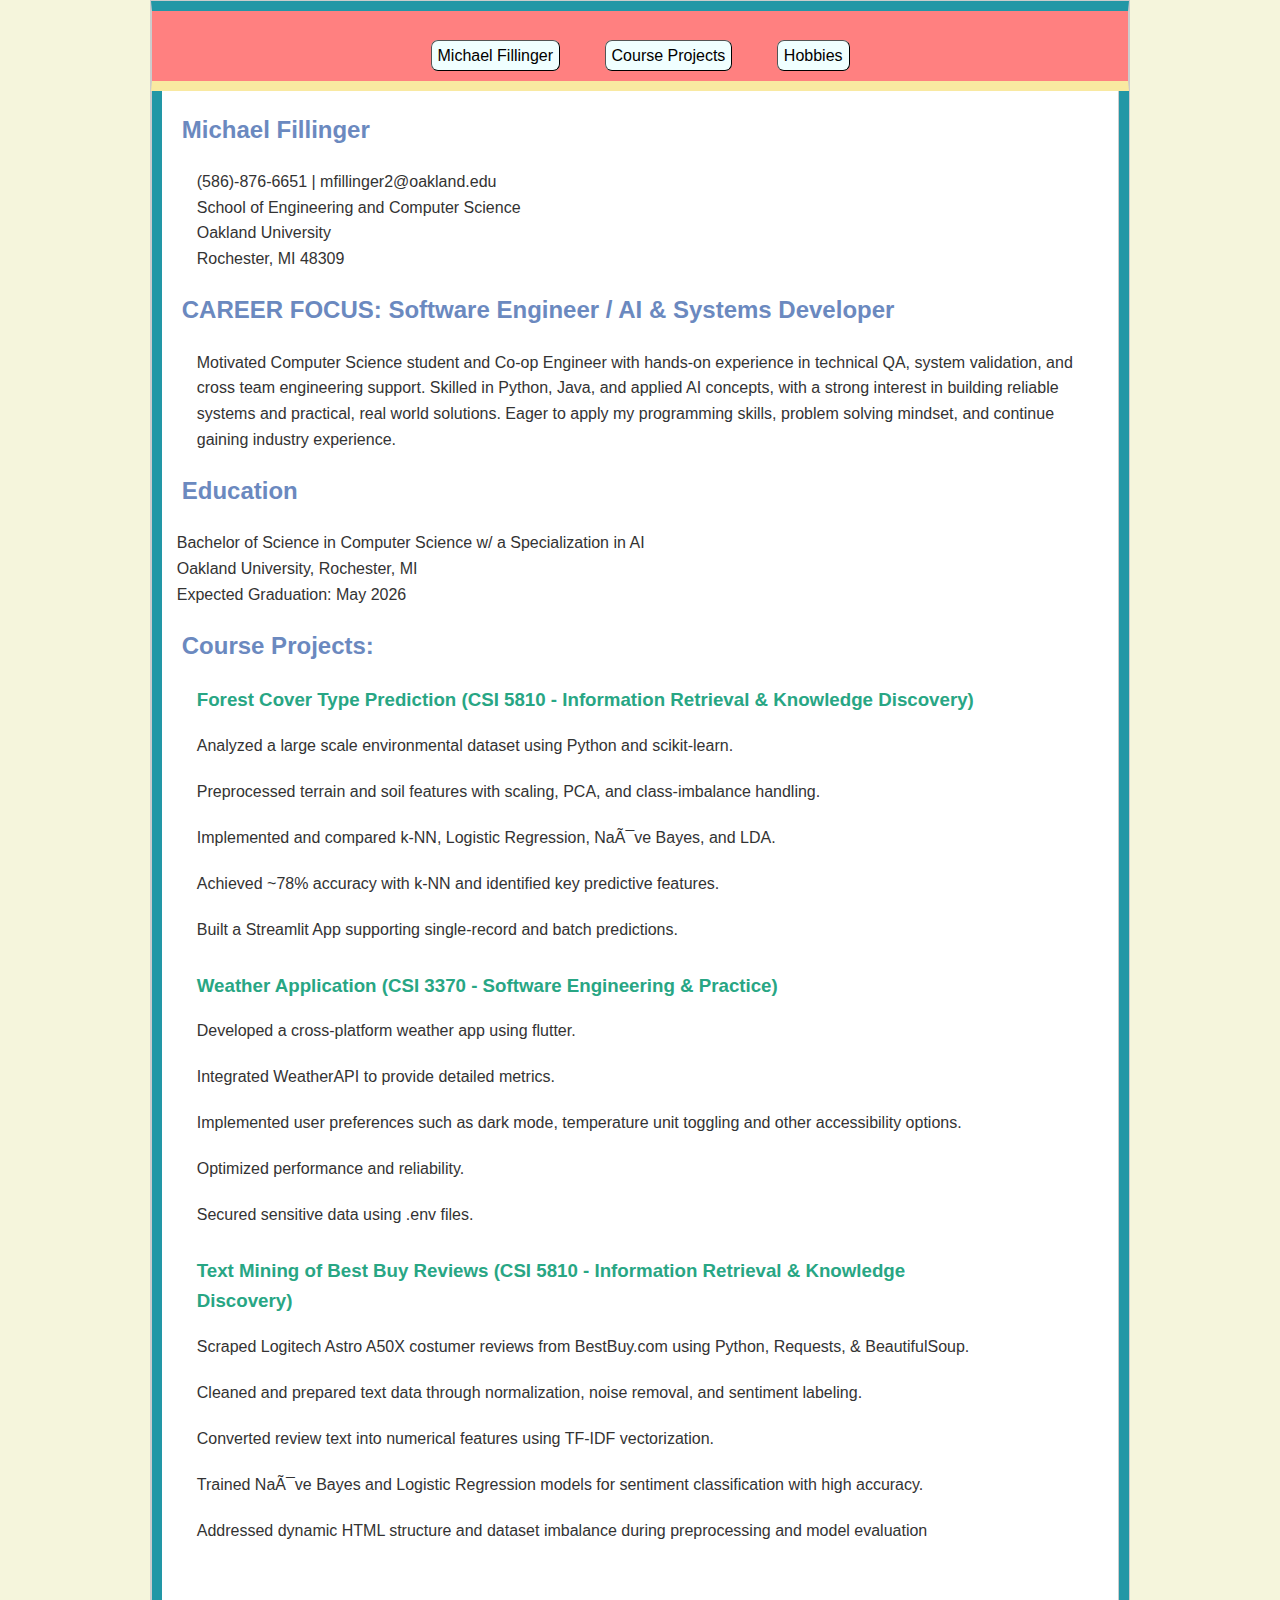
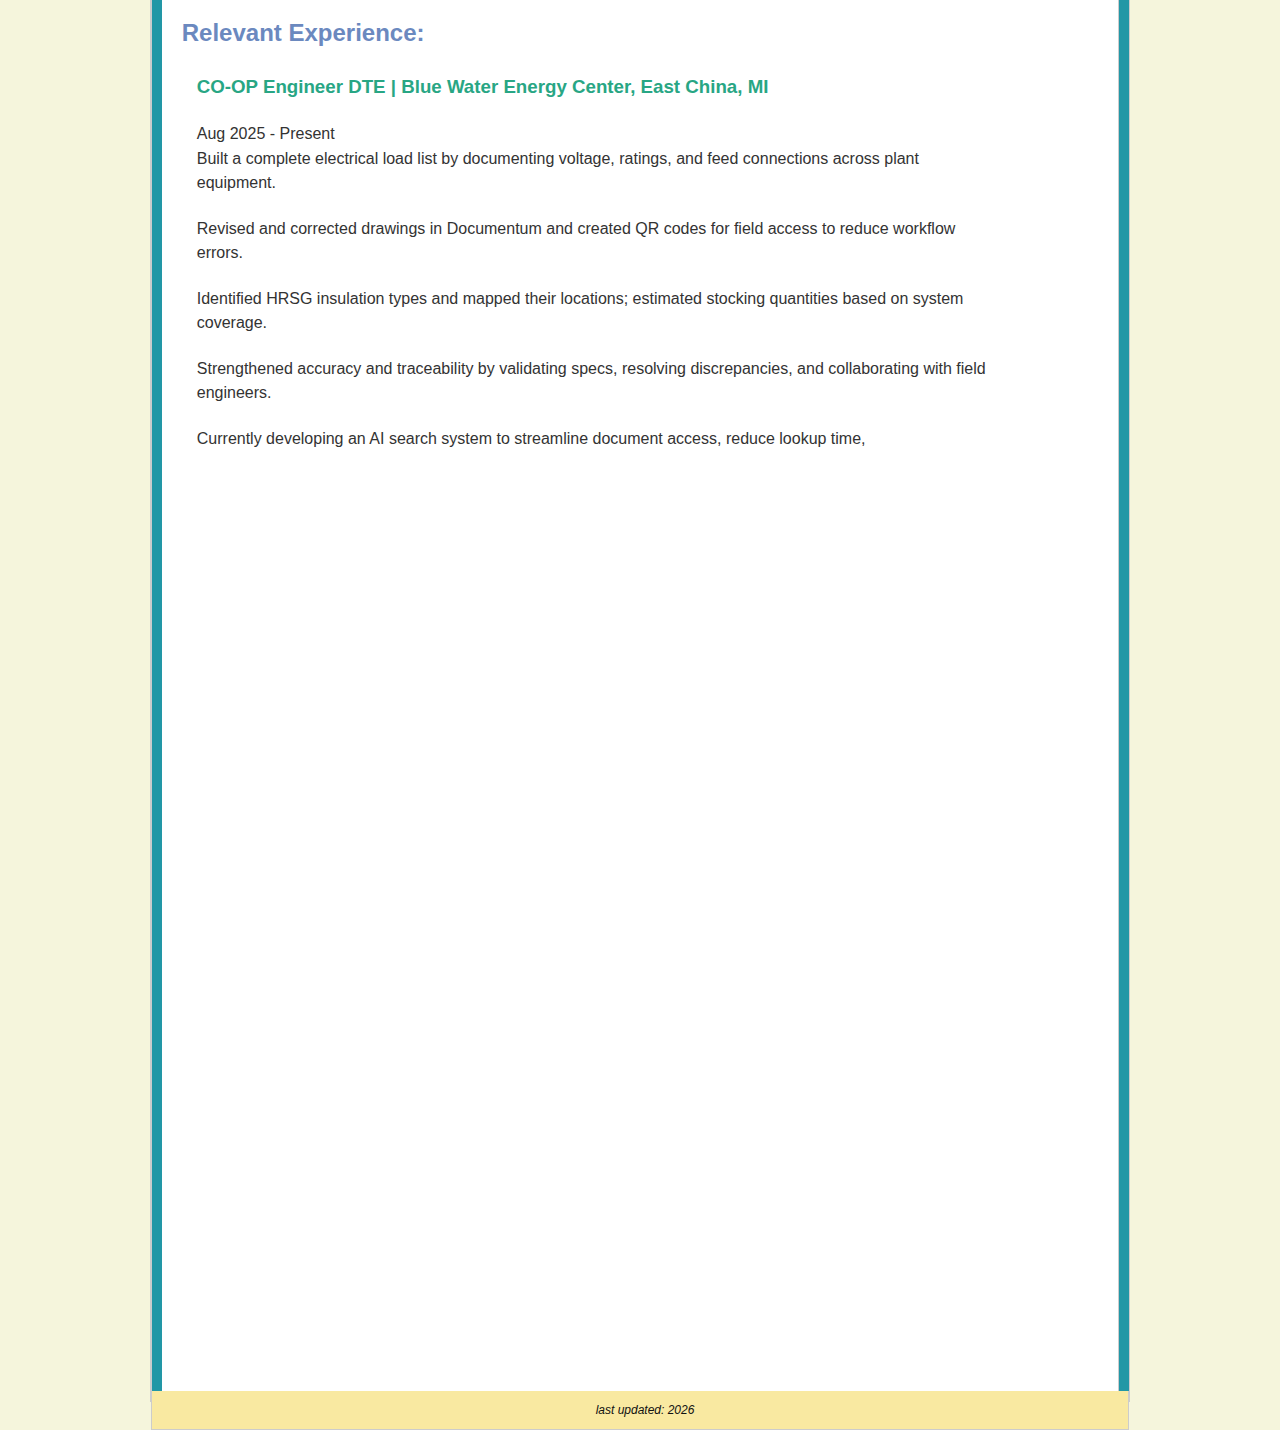
<file: index.html>
<!DOCTYPE html>
<!-- saved from url=(0034)https://people.emich.edu/hmohamme/ -->
<html>
<head>
    <meta http-equiv="Content-Type" content="text/html; charset=windows-1252">
    <meta charset="utf-8" />
    <title>Michael Fillinger</title>
    <link rel="stylesheet" href="style.css">
    <link rel="icon" href="./images/myIcon.ico">
</head>

<body data-gr-c-s-loaded="true" style="margin:0; padding:0;">
    <div id="wrapper">
        <div id="header">
            <a href="index.html" class="button">Michael Fillinger</a>
            <a href="Course%20Projects.html" class="button">Course Projects</a>
            <a href="hobbies.html" class="button">Hobbies</a>
        </div>
        <!--end of header div-->
        <div id="content">
            <div id="leftEdge"> &nbsp; </div>
            <div id="rightEdge"> &nbsp; </div>

            <div id="pageContent">
                <h2> Michael Fillinger</h2>
                <p> (586)-876-6651 | mfillinger2@oakland.edu <br>

                    School of Engineering and Computer Science<br>

                    Oakland University<br>
                    Rochester, MI 48309<br>


                </p>
                <h2> CAREER FOCUS: Software Engineer / AI & Systems Developer</h2>
                <p>Motivated Computer Science student and Co-op Engineer with hands-on experience in technical QA, system validation, and cross team engineering support. Skilled in Python, Java, and applied AI concepts, with a strong interest in building reliable systems and practical, real world solutions. Eager to apply my programming skills, problem solving mindset, and continue gaining industry experience.</p>
                <h2> Education</h2>
                Bachelor of Science in Computer Science w/ a Specialization in AI<br>
                Oakland University, Rochester, MI<br>
                Expected Graduation: May 2026



                <h2> Course Projects:</h2>
                <ul>
                    <h3>Forest Cover Type Prediction (CSI 5810 - Information Retrieval & Knowledge Discovery)</h3>
                    <li>Analyzed a large scale environmental dataset using Python and scikit-learn.</li>
                    <li>
                        Preprocessed terrain and soil features with scaling, PCA, and class-imbalance handling.</li>
                    <li>
                        Implemented and compared k-NN, Logistic Regression, Naïve Bayes, and LDA.</li>
                    <li>
                        Achieved ~78% accuracy with k-NN and identified key predictive features.</li>
                    <li>
                        Built a Streamlit App supporting single-record and batch predictions.</li>


                </ul>

                <ul>
                    <h3>Weather Application (CSI 3370 - Software Engineering & Practice)</h3>

                    <li>Developed a cross-platform weather app using flutter.</li>
                    <li>
                        Integrated WeatherAPI to provide detailed metrics.</li>
                    <li>
                        Implemented user preferences such as dark mode, temperature unit toggling and other accessibility options.</li>
                    <li>
                        Optimized performance and reliability.</li>
                    <li>
                        Secured sensitive data using .env files.</li>
                </ul>

                <ul>
                    <h3>Text Mining of Best Buy Reviews (CSI 5810 - Information Retrieval & Knowledge Discovery)</h3>

                    <li>Scraped Logitech Astro A50X costumer reviews from BestBuy.com using Python, Requests, & BeautifulSoup.</li>
                    <li>
                        Cleaned and prepared text data through normalization, noise removal, and sentiment labeling.
                    </li>
                    <li>
                        Converted review text into numerical features using TF-IDF vectorization.
                    </li>
                    <li>
                        Trained Naïve Bayes and Logistic Regression models for sentiment classification with high accuracy.
                    </li>
                    <li>
                        Addressed dynamic HTML structure and dataset imbalance during preprocessing and model evaluation
                    </li>
                </ul>



                <br>
                <h2>Relevant Experience:</h2>
                <ul>
                    <h3>CO-OP Engineer DTE | Blue Water Energy Center, East China, MI</h3>
                    Aug 2025 - Present

                    <li>Built a complete electrical load list by documenting voltage, ratings, and feed connections across plant equipment.</li>
                    <li>Revised and corrected drawings in Documentum and created QR codes for field access to reduce workflow errors.</li>
                    <li>Identified HRSG insulation types and mapped their locations; estimated stocking quantities based on system coverage.</li>
                    <li>Strengthened accuracy and traceability by validating specs, resolving discrepancies, and collaborating with field engineers.</li>
                    <li>Currently developing an AI search system to streamline document access, reduce lookup time,
                </ul>


            </div>
            <!--End od PageContentDiv-->

        </div>
        <!--end of content div -->
        <br>
        <div id="footer">
            <p>last updated: 2026</p>
        </div>
        <!--footer Div -->
    </div>
    <!--wrapper-->

</body>

</html>
</file>
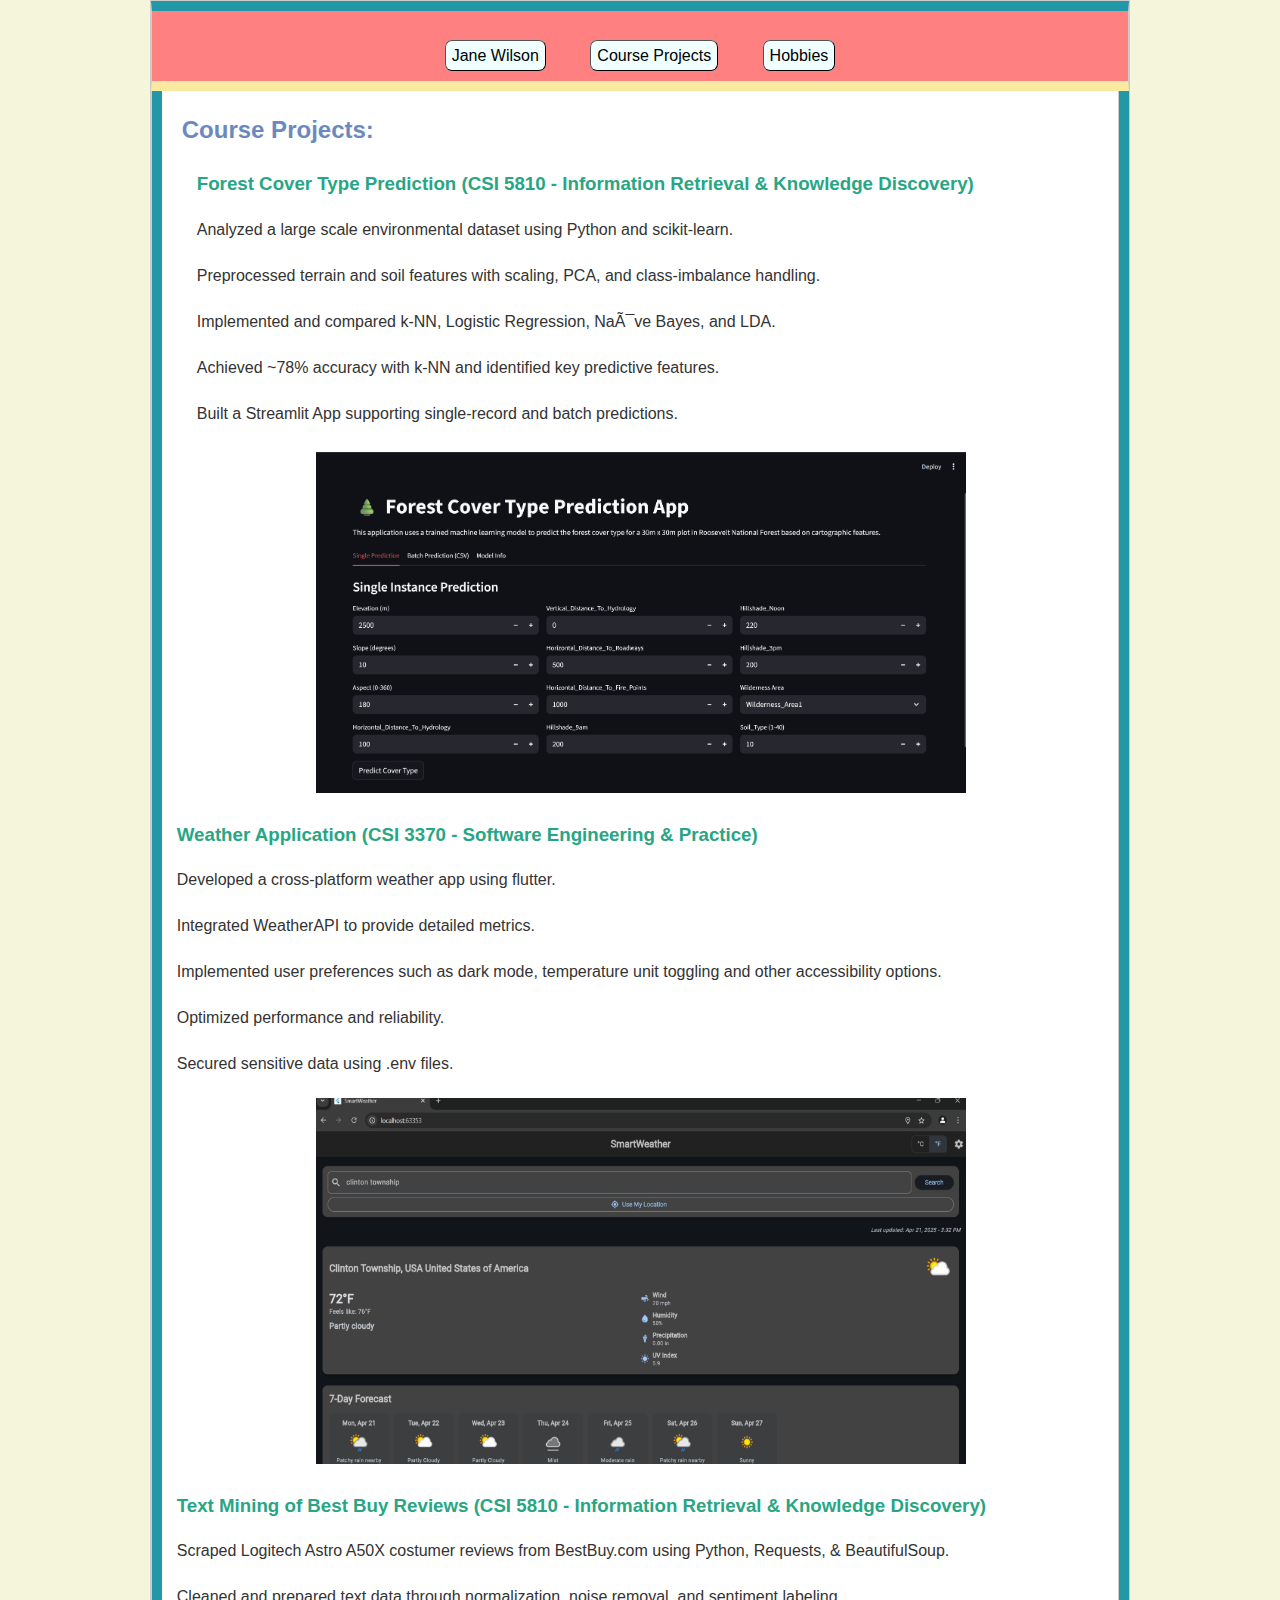
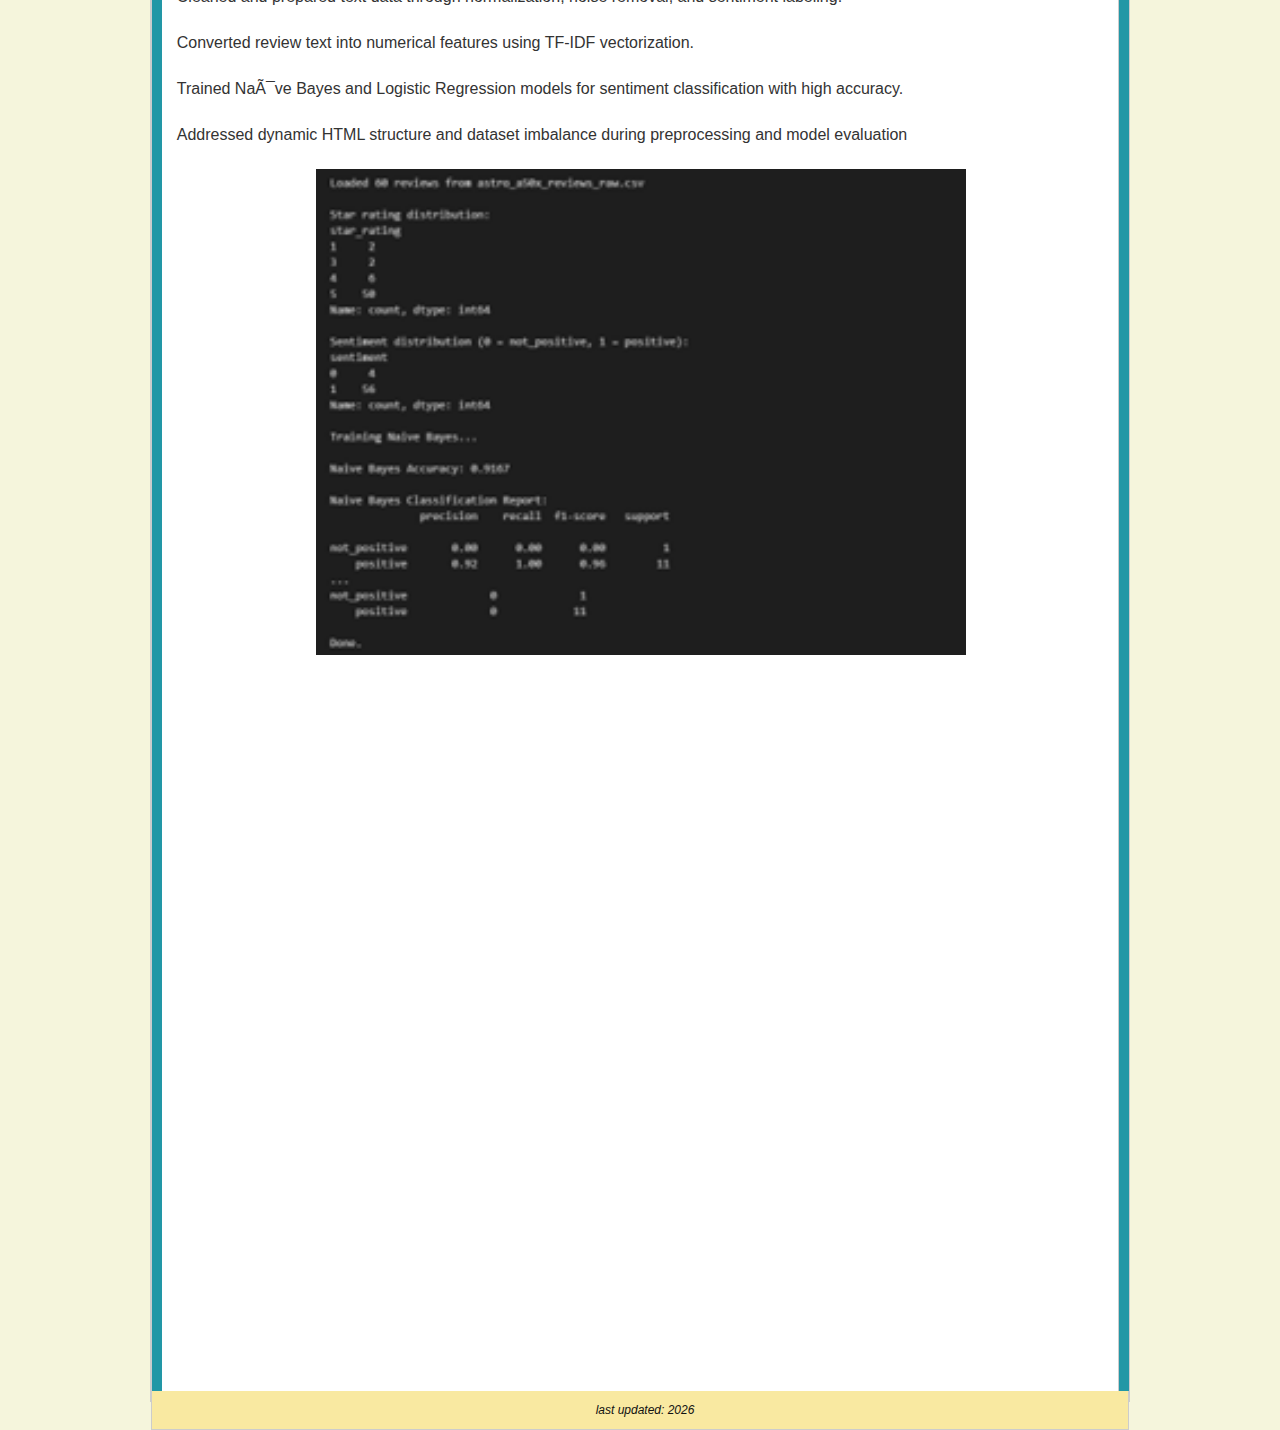
<file: Course Projects.html>
<!DOCTYPE html>
<!-- saved from url=(0034)https://people.emich.edu/hmohamme/ -->
<html>

<head>
    <meta http-equiv="Content-Type" content="text/html; charset=windows-1252">
    <meta charset="utf-8" />
    <title>Jane Wilson</title>
    <link rel="stylesheet" href="style.css">
    <link rel="icon" href="./images/myIcon.ico">
</head>

<body data-gr-c-s-loaded="true" style=" margin:0; padding:0;">
    <div id="wrapper">
        <div id="header">

           
          <a href="index.html" class="button">Jane Wilson</a>
            <a href="Course%20Projects.html" class="button">Course Projects</a>
            <a href="hobbies.html" class="button">Hobbies</a>


        </div>
        <!--end of header div-->
        <div id="content">
            <div id="content">
            <div id="leftEdge"> &nbsp; </div>
            <div id="rightEdge"> &nbsp; </div>
                
            
            
            <div id="pageContent">
                 <h2> Course Projects:</h2>
                <ul>
                    <h3>Forest Cover Type Prediction (CSI 5810 - Information Retrieval & Knowledge Discovery)</h3>
                    <li>Analyzed a large scale environmental dataset using Python and scikit-learn.</li>
                    <li>
                        Preprocessed terrain and soil features with scaling, PCA, and class-imbalance handling.</li>
                    <li>
                        Implemented and compared k-NN, Logistic Regression, Naïve Bayes, and LDA.</li>
                    <li>
                        Achieved ~78% accuracy with k-NN and identified key predictive features.</li>
                    <li>
                        Built a Streamlit App supporting single-record and batch predictions.</li>

                </ul>
                <center><img src="./images/projectss1.png"></center>


                <h3>Weather Application (CSI 3370 - Software Engineering & Practice)</h3>

                    <li>Developed a cross-platform weather app using flutter.</li>
                    <li>
                        Integrated WeatherAPI to provide detailed metrics.</li>
                    <li>
                        Implemented user preferences such as dark mode, temperature unit toggling and other accessibility options.</li>
                    <li>
                        Optimized performance and reliability.</li>
                    <li>
                        Secured sensitive data using .env files.</li>
                </ul>
                <center><img src="./images/projectss2.png"></center>

                <h3>Text Mining of Best Buy Reviews (CSI 5810 - Information Retrieval & Knowledge Discovery)</h3>

                    <li>Scraped Logitech Astro A50X costumer reviews from BestBuy.com using Python, Requests, & BeautifulSoup.</li>
                    <li>
                        Cleaned and prepared text data through normalization, noise removal, and sentiment labeling.
                    </li>
                    <li>
                        Converted review text into numerical features using TF-IDF vectorization.
                    </li>
                    <li>
                        Trained Naïve Bayes and Logistic Regression models for sentiment classification with high accuracy.
                    </li>
                    <li>
                        Addressed dynamic HTML structure and dataset imbalance during preprocessing and model evaluation
                    </li>
                </ul>

                <center><img src="./images/projectss3.png"></center>
            </div>
            <!--End od PageContentDiv-->
            
        </div>
        <!--end of content div -->
        <br>
        <div id="footer">
            <p>last updated:  2026</p>
        </div>
        <!--footer Div -->
    </div>
    <!--wrapper-->

</body>

</html>
</file>
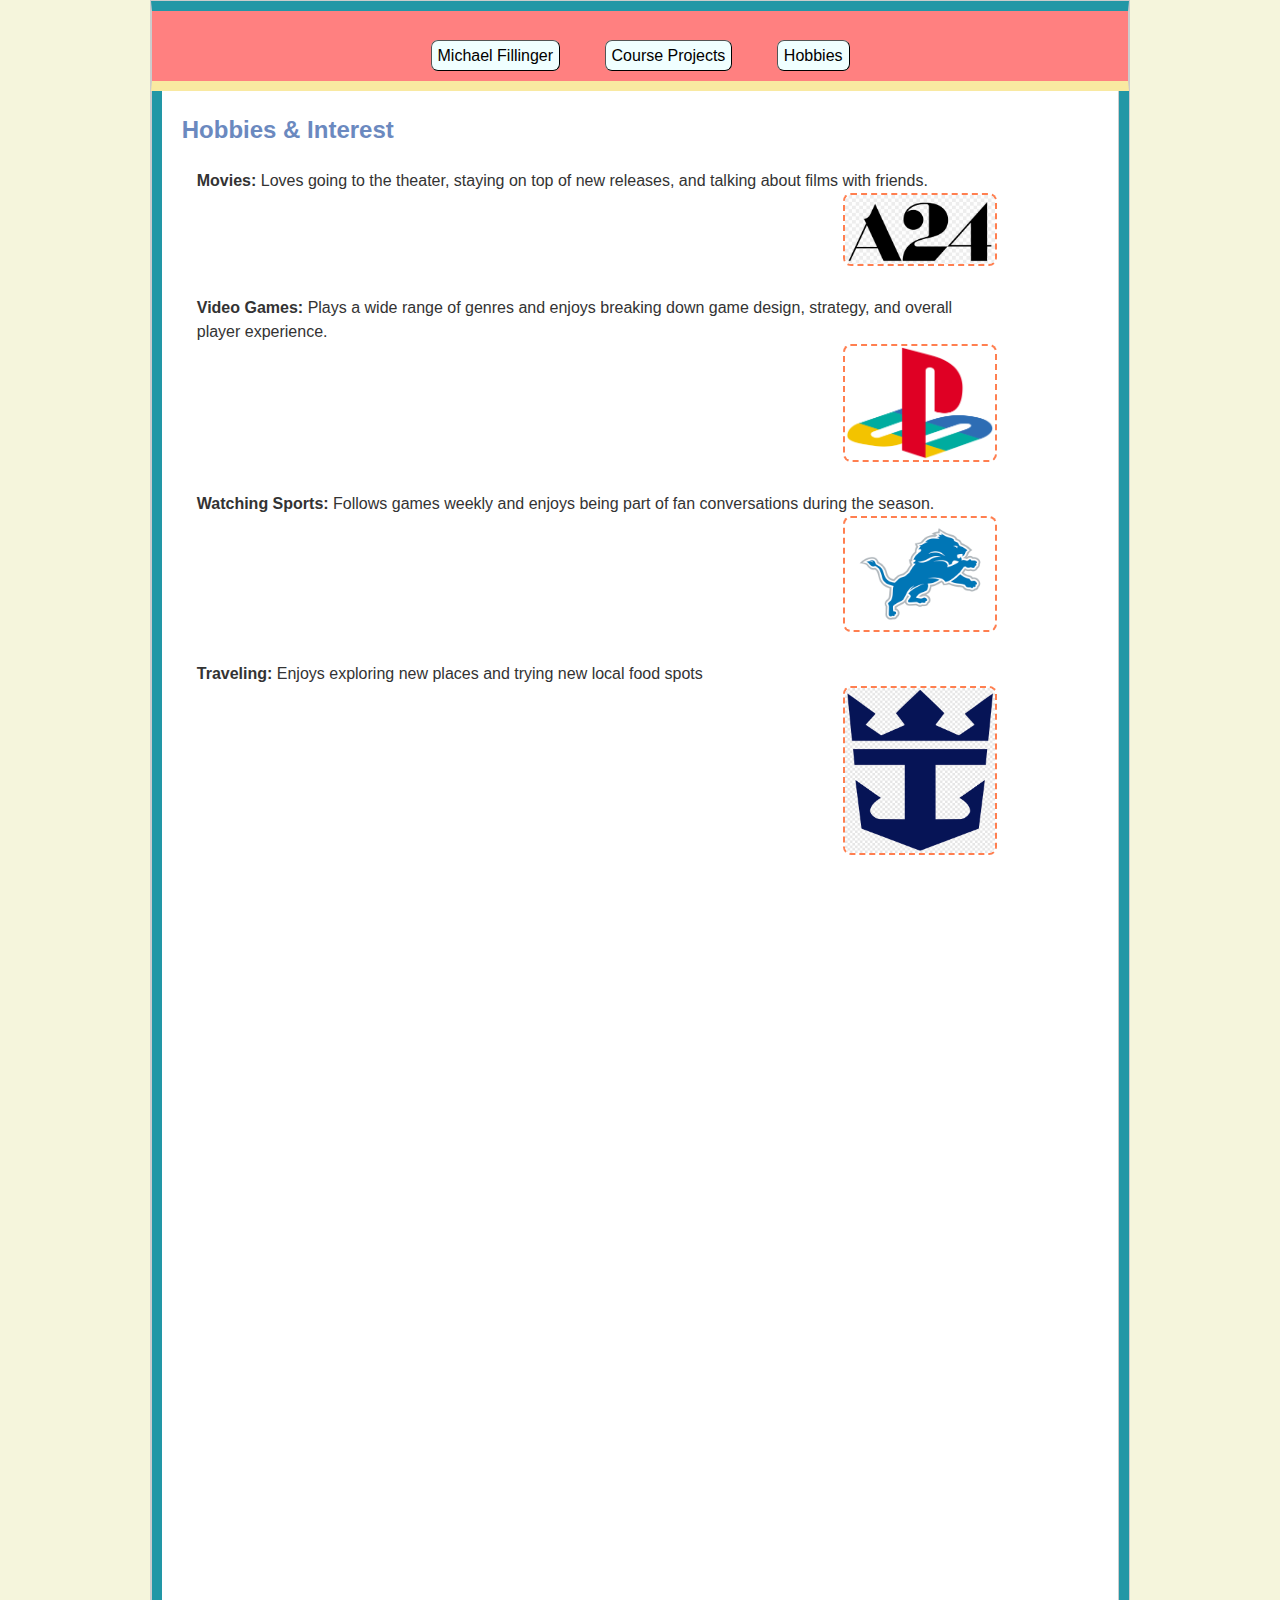
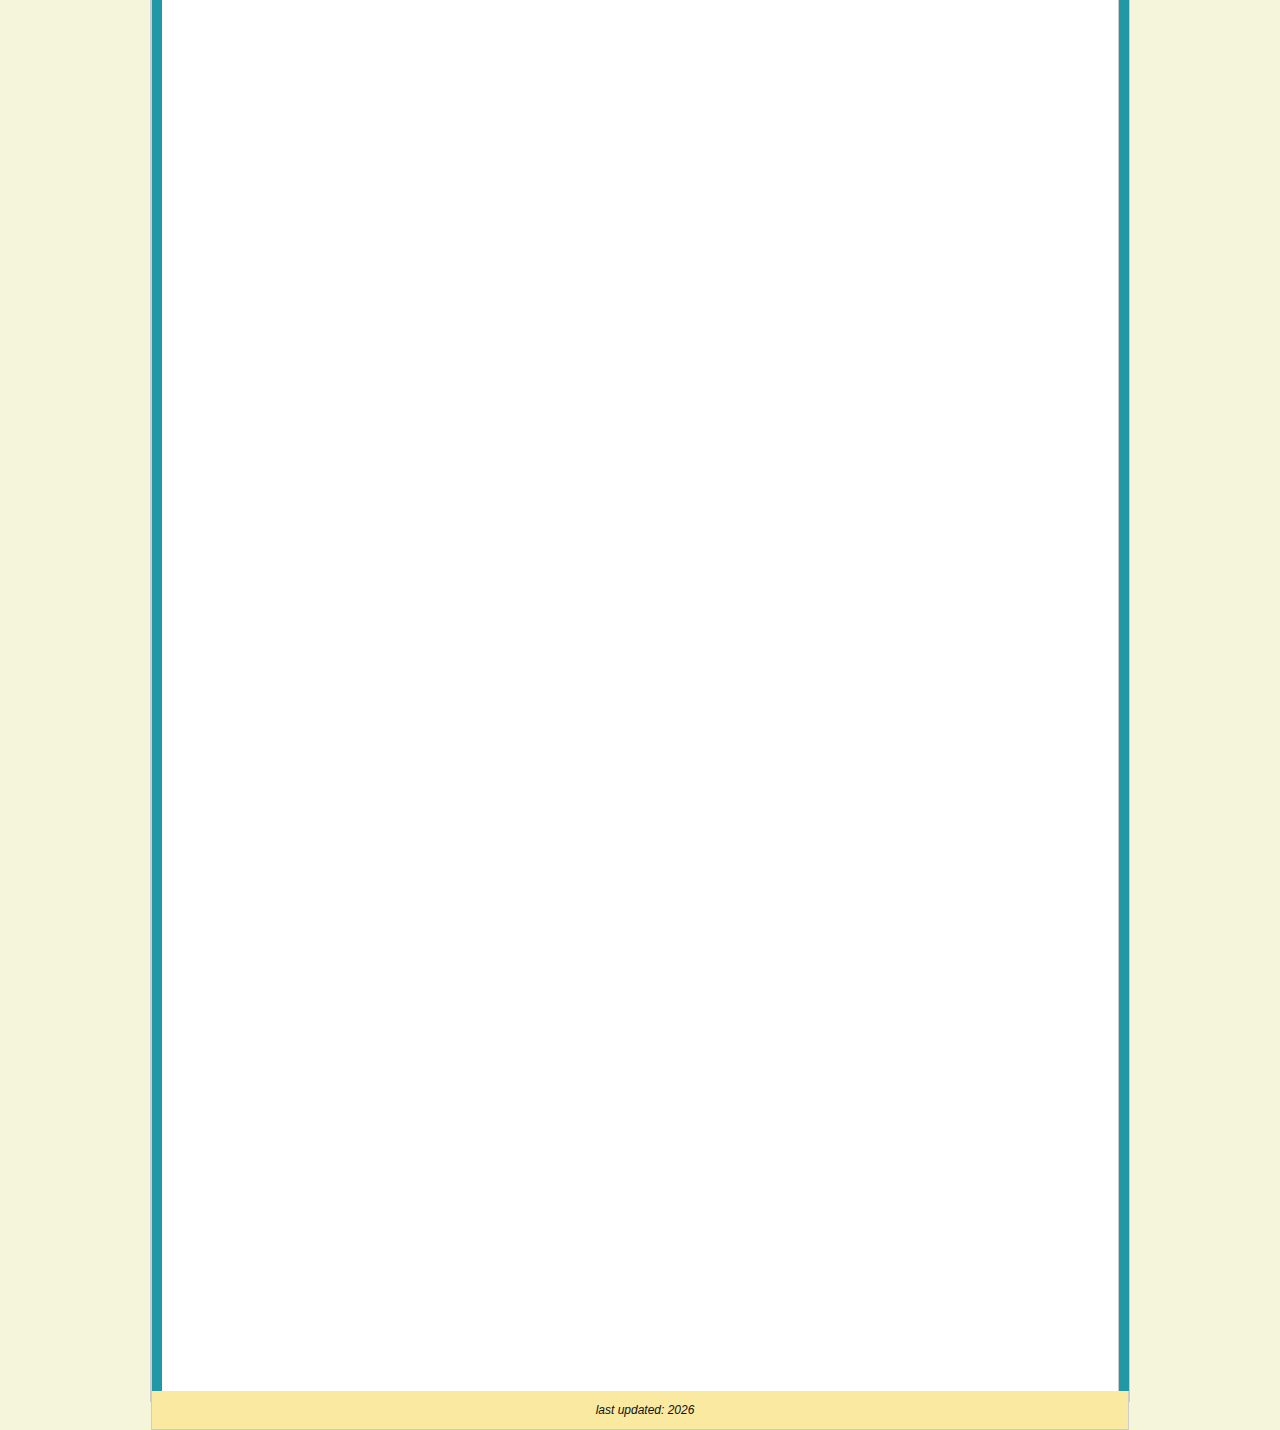
<file: hobbies.html>
<!DOCTYPE html>
<!-- saved from url=(0034)https://people.emich.edu/hmohamme/ -->
<html>

<head>
    <meta http-equiv="Content-Type" content="text/html; charset=windows-1252">
    <meta charset="utf-8" />
    <title>Michael Fillinger</title>
    <link rel="stylesheet" href="style.css">
    <link rel="icon" href="./images/myIcon.ico">
</head>

<body data-gr-c-s-loaded="true" style=" margin:0; padding:0;">
    <div id="wrapper">
        <div id="header">
            <a href="index.html" class="button">Michael Fillinger</a>
            <a href="Course%20Projects.html" class="button">Course Projects</a>
            <a href="hobbies.html" class="button">Hobbies</a>
        </div>
        <!--end of header div-->
        <div id="content">
            <div id="leftEdge"> &nbsp; </div>
            <div id="rightEdge"> &nbsp; </div>

            <div id="pageContent">

                <h2> Hobbies & Interest </h2>
                <ul>
                      
                    <li><strong>Movies:</strong> Loves going to the theater, staying on top of new releases, and talking about films with friends.<br>
                    <img src="./images/hobby2.png" />            
                    </li>
                   
 
                    <li><strong>Video Games:</strong>  Plays a wide range of genres and enjoys breaking down game design, strategy, and overall player experience.<br>
                   <img src="./images/hobby1.png" />
                    </li>
  
                    <li><strong>Watching Sports:</strong> Follows games weekly and enjoys being part of fan conversations during the season.<br>
                      <img src="./images/hobby3.png" />
                    </li>
  
                    <li><strong>Traveling:</strong> Enjoys exploring new places and trying new local food spots<br>
                     <img src="./images/hobby4.png" /> 
                    </li>
 

                </ul>
            </div>
            <!--End od PageContentDiv-->
        </div>
        <!--end of content div -->
        <br>
        <div id="footer">
            <p>last updated: 2026</p>
        </div>
        <!--footer Div -->
    </div>
    <!--wrapper-->

</body>

</html>
</file>
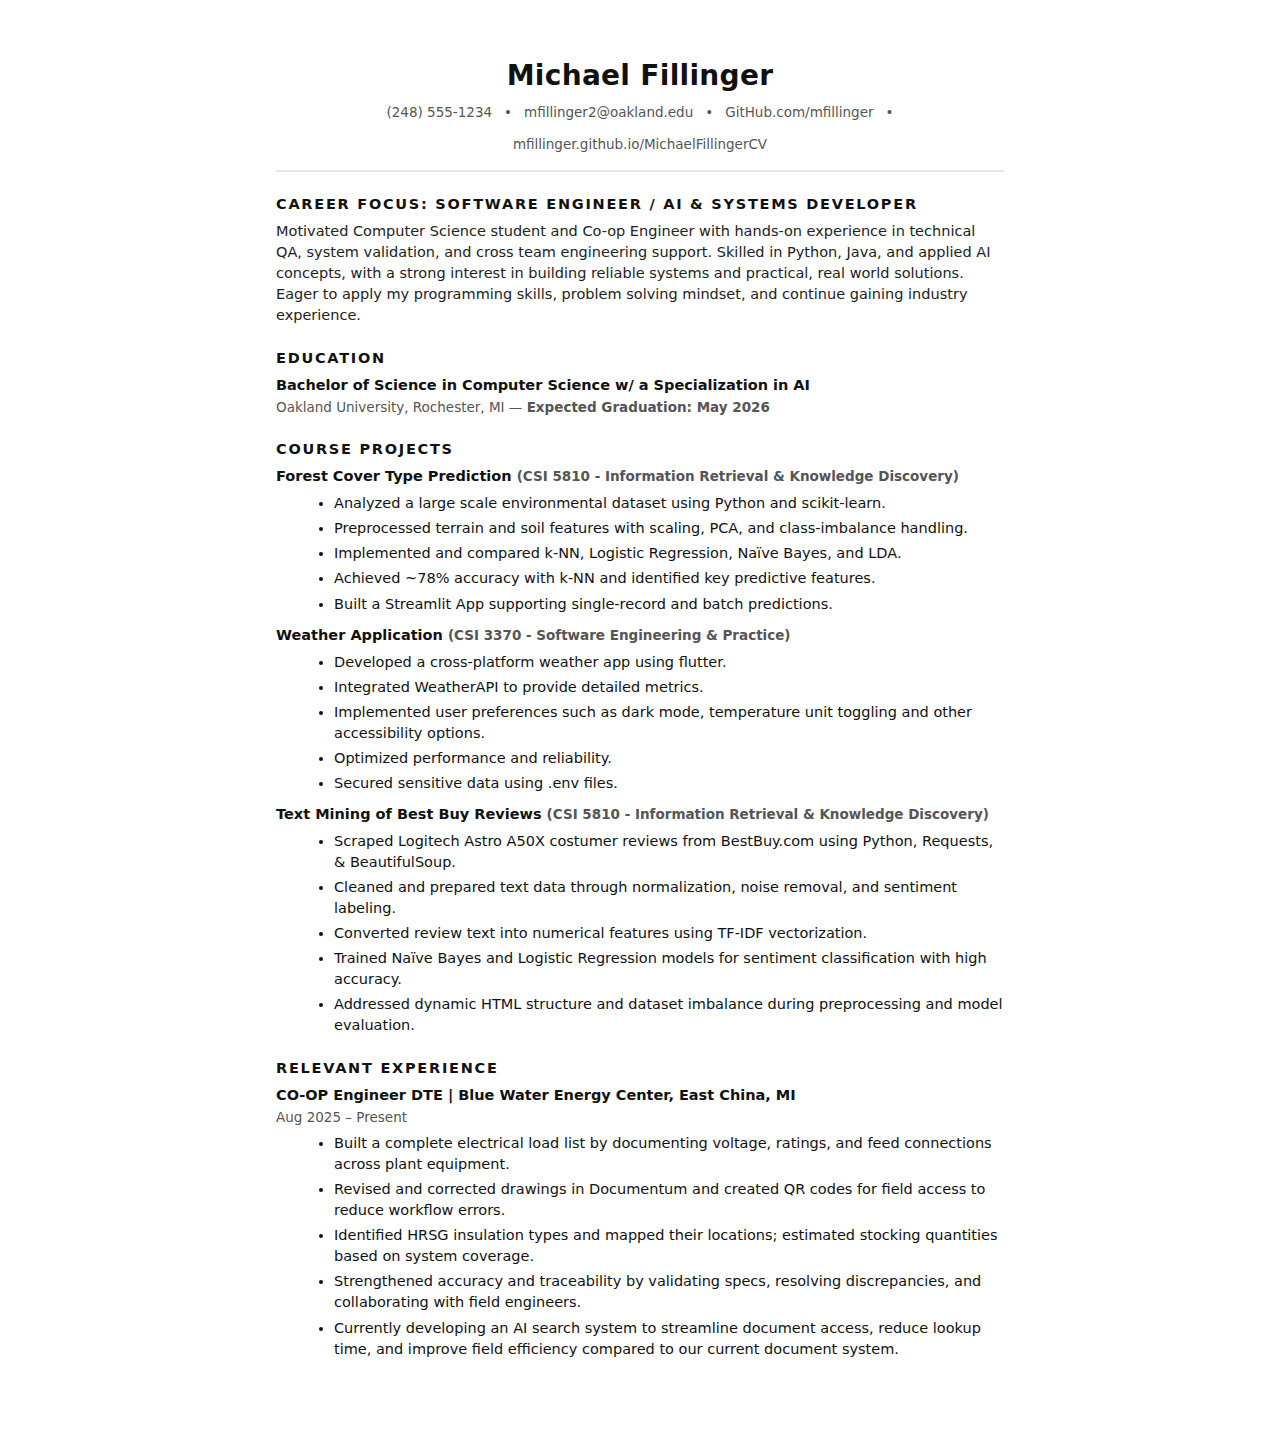
<file: MichaelFillinger.html>
<!DOCTYPE html>
<html lang="en">
<head>
<meta charset="utf-8" />
<meta name="viewport" content="width=device-width, initial-scale=1" />
<title>Michael Fillinger – Introduction </title>
<style>
  :root{
    --text:#111;
    --muted:#555;
    --accent:#0b5fff;
    --rule:#e5e7eb;
  }
  *{box-sizing:border-box}
  html,body{margin:0;padding:0}
  body{
    font: 14.5px/1.45 "Inter", system-ui, -apple-system, Segoe UI, Roboto, Helvetica, Arial, "Apple Color Emoji","Segoe UI Emoji", "Segoe UI Symbol", sans-serif;
    color:var(--text);
    background:#fff;
  }
  .page{
    max-width: 800px;
    margin: 28px auto 56px;
    padding: 28px 36px;
  }
  header{
    text-align:center;
    margin-bottom: 14px;
  }
  h1{
    font-size: 28px;
    letter-spacing:.3px;
    margin: 0 0 6px 0;
    font-weight: 750;
  }
  .contact{
    font-size: 13.5px;
    color:var(--muted);
    display:flex; gap:12px; flex-wrap:wrap; justify-content:center;
  }
  .contact a{color:var(--muted); text-decoration:none; border-bottom:1px dotted transparent}
  .contact a:hover{color:var(--accent); border-bottom-color:var(--accent)}
  hr{
    border:0; border-top: 2px solid var(--rule); margin: 14px 0 18px;
  }
  h2{
    font-size: 14.5px;
    text-transform: uppercase;
    letter-spacing: .12em;
    margin: 18px 0 6px;
    padding-top: 4px;
    border-top: 0 solid transparent;
  }
  .tagline{
    font-weight: 700; color:#222; margin-bottom:6px;
  }
  .blurb{color:#222; margin:0 0 10px}
  .grid{
    display:grid; 
    grid-template-columns: 1fr;
    gap:10px 20px;
  }
  .item h3{
    margin: 0 0 2px; font-size: 14.5px;
  }
  .sub{
    color:var(--muted); font-size: 13.5px; margin-bottom: 6px;
  }
  ul{
    margin: 6px 0 10px 18px;
  }
  li{margin: 4px 0}
  .skills{
    columns: 2; column-gap: 24px;
  }
  .skills p{break-inside: avoid; margin: 6px 0}
  .skill-head{font-weight:700}
  .pill{
    display:inline-block; padding:.1rem .45rem; border:1px solid var(--rule); border-radius:999px; margin:2px 4px 0 0; font-size: 12.5px; color:#333
  }
  /* Print tweaks */
  @media print{
    body{background:#fff}
    .page{box-shadow:none; margin:0; padding:0}
    a{color:inherit; text-decoration:none}
  }
</style>
</head>
<body>
  <main class="page" role="main" aria-label="Resume: Michael Fillinger">
    <header>
      <h1>Michael Fillinger</h1>
      <div class="contact">
        <a href="tel:+12485551234" aria-label="Phone">(248) 555-1234</a>
        <span>•</span>
        <a href="mailto:mfillinger@oakland.edu">mfillinger2@oakland.edu</a>
        <span>•</span>
        <a href="https://github.com/mfillinger" target="_blank" rel="noreferrer">GitHub.com/mfillinger</a>
        <span>•</span>
        <a href="https://mfillinger.github.io/MichaelFillingerCV" target="_blank" rel="noreferrer">mfillinger.github.io/MichaelFillingerCV</a>
      </div>
    </header>

    <hr />

    <!-- Career Focus -->
    <section aria-labelledby="career-focus">
      <h2 id="career-focus">Career Focus: Software Engineer / AI & Systems Developer</h2>
      <p class="blurb">
        Motivated Computer Science student and Co-op Engineer with hands-on experience in technical QA, system validation, and cross team engineering support. Skilled in Python, Java, and applied AI concepts, with a strong interest in building reliable systems and practical, real world solutions. Eager to apply my programming skills, problem solving mindset, and continue gaining industry experience. 
      </p>
    </section>

    <!-- Education -->
    <section aria-labelledby="education">
      <h2 id="education">Education</h2>
      <div class="item">
        <h3>Bachelor of Science in Computer Science w/ a Specialization in AI</h3>
        <div class="sub">Oakland University, Rochester, MI — <strong>Expected Graduation: May 2026</strong></div>
      </div>
    </section>

    <!-- Course Projects -->
    <section aria-labelledby="projects">
      <h2 id="projects">Course Projects</h2>

      <div class="item">
        <h3>Forest Cover Type Prediction <span class="sub">(CSI 5810 - Information Retrieval & Knowledge Discovery)</span></h3>
        <ul>
          <li>Analyzed a large scale environmental dataset using Python and scikit-learn.</li>
          <li>Preprocessed terrain and soil features with scaling, PCA, and class-imbalance handling.</li>
          <li>Implemented and compared k-NN, Logistic Regression, Naïve Bayes, and LDA.</li>
          <li>Achieved ~78% accuracy with k-NN and identified key predictive features.</li>
          <li>Built a Streamlit App supporting single-record and batch predictions.</li>
        </ul>
      </div>

      <div class="item">
        <h3>Weather Application <span class="sub">(CSI 3370 - Software Engineering & Practice)</span></h3>
        <ul>
          <li>Developed a cross-platform weather app using flutter.</li>
          <li>Integrated WeatherAPI to provide detailed metrics.</li>
          <li>Implemented user preferences such as dark mode, temperature unit toggling and other accessibility options.</li>
          <li>Optimized performance and reliability.</li>
          <li>Secured sensitive data using .env files.</li>
        </ul>
      </div>

      <div class="item">
        <h3>Text Mining of Best Buy Reviews <span class="sub">(CSI 5810 - Information Retrieval & Knowledge Discovery)</span></h3>
        <ul>
          <li>Scraped Logitech Astro A50X costumer reviews from BestBuy.com using Python, Requests, & BeautifulSoup.</li>
          <li>Cleaned and prepared text data through normalization, noise removal, and sentiment labeling.</li>
          <li>Converted review text into numerical features using TF-IDF vectorization.</li>
          <li>Trained Naïve Bayes and Logistic Regression models for sentiment classification with high accuracy.</li>
          <li>Addressed dynamic HTML structure and dataset imbalance during preprocessing and model evaluation.</li>
        </ul>
      </div>
    </section>

    <!-- Relevant Experience -->
    <section aria-labelledby="relevant-exp">
      <h2 id="relevant-exp">Relevant Experience</h2>

      <div class="item">
        <h3>CO-OP Engineer DTE | Blue Water Energy Center, East China, MI</h3>
        <div class="sub">Aug 2025 – Present</div>
        <ul>
          <li>Built a complete electrical load list by documenting voltage, ratings, and feed connections across plant equipment.</li>
          <li>Revised and corrected drawings in Documentum and created QR codes for field access to reduce workflow errors.</li>
          <li>Identified HRSG insulation types and mapped their locations; estimated stocking quantities based on system coverage.</li>
          <li>Strengthened accuracy and traceability by validating specs, resolving discrepancies, and collaborating with field engineers.</li>
          <li>Currently developing an AI search system to streamline document access, reduce lookup time, and improve field efficiency compared to our current document system.</li>
        </ul>
      </div>

    </section>
  </main>
</body>
</html>
</file>
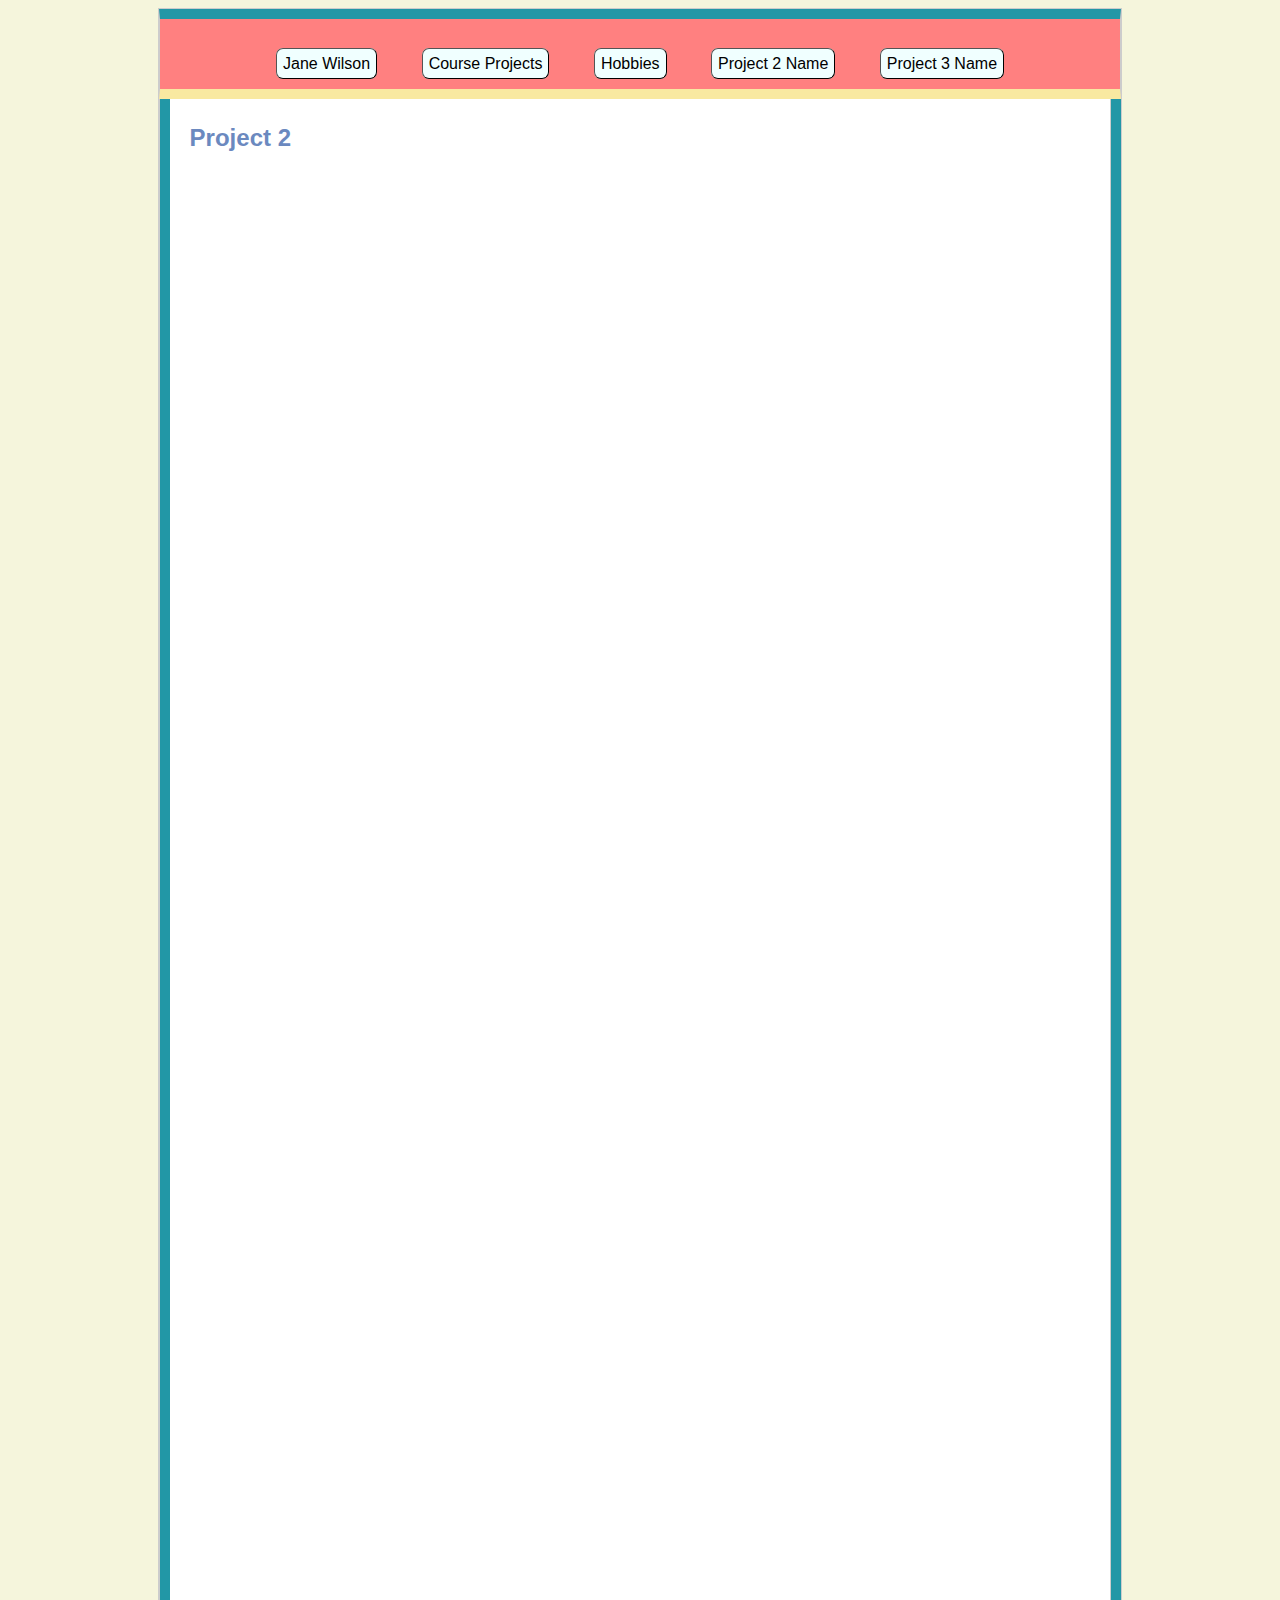
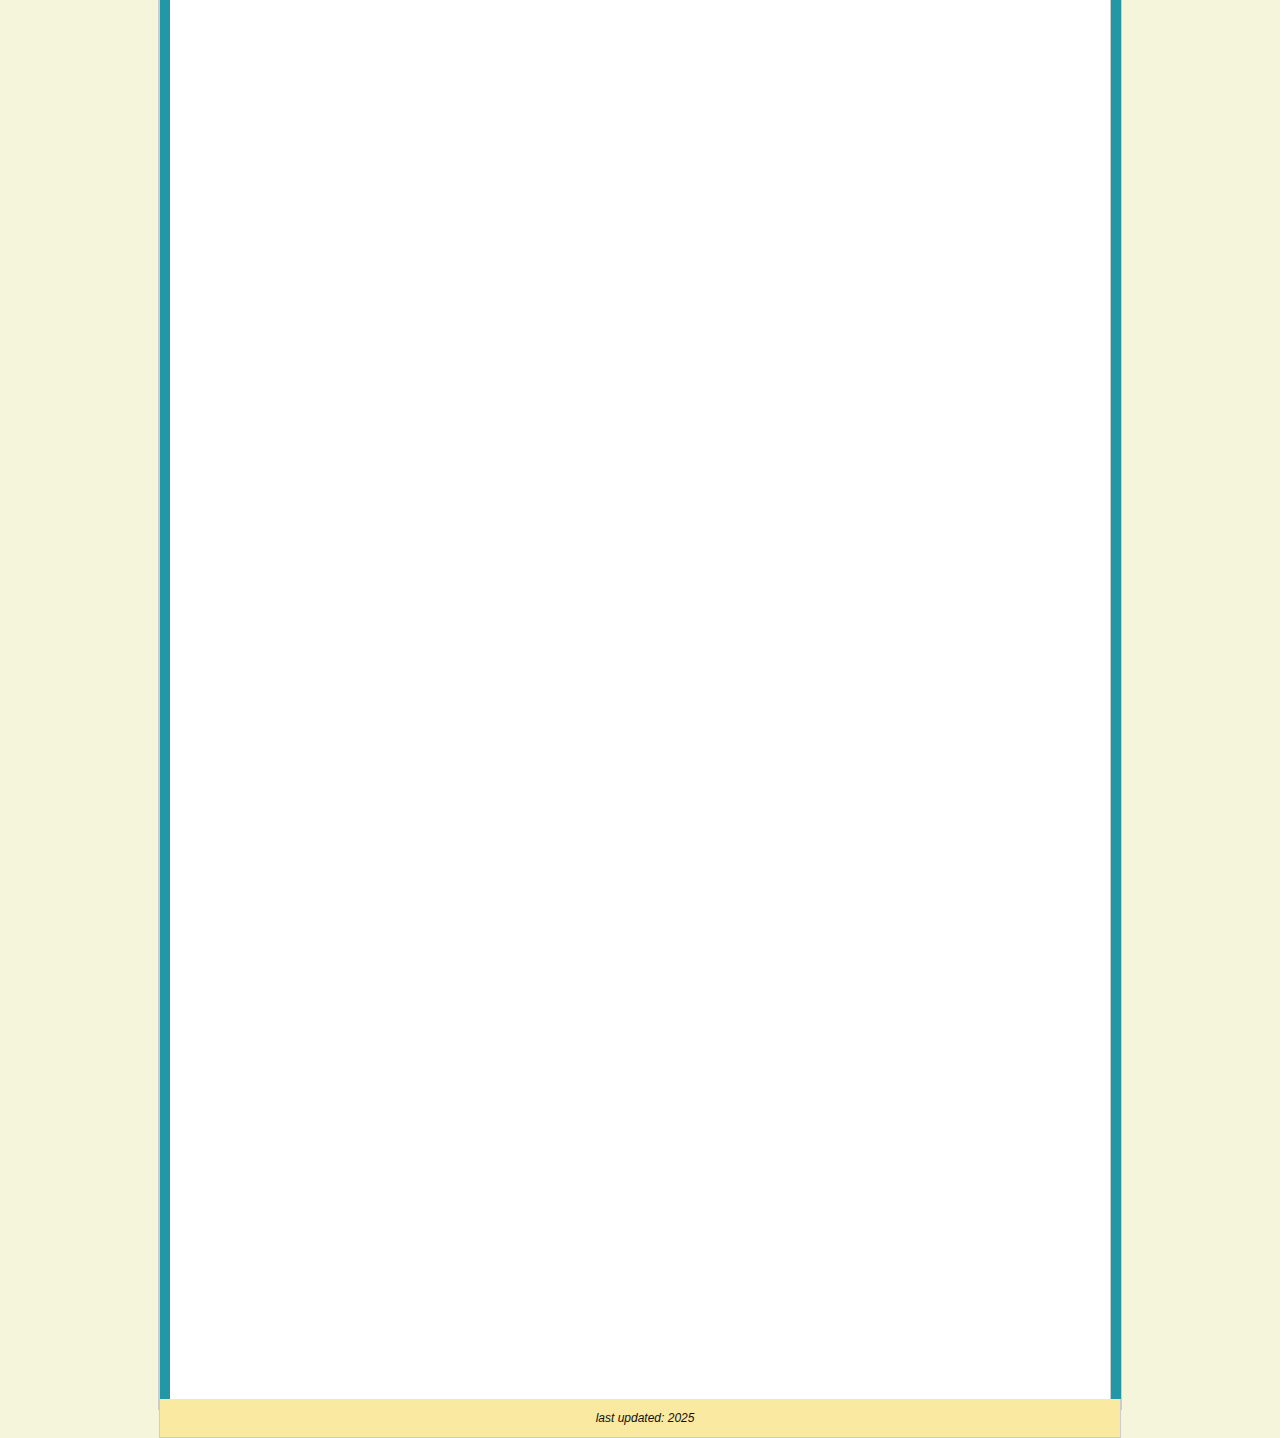
<file: Project2.html>
<!DOCTYPE html>
<!-- saved from url=(0034)https://people.emich.edu/hmohamme/ -->
<html>

<head>
    <meta http-equiv="Content-Type" content="text/html; charset=windows-1252">
    <meta charset="utf-8" />
    <title>Jane Wilson</title>
    <link rel="stylesheet" href="style.css">
    <link rel="icon" href="../images/myIcon.ico">
</head>

<body data-gr-c-s-loaded="true" style="">
    <div id="wrapper">
        <div id="header">
            <a href="index.html" class="button">Jane Wilson</a>
            <a href="Course%20Projects.html" class="button">Course Projects</a>
            <a href="hobbies.html" class="button">Hobbies</a>
            <a href="Project2.html" class="button">Project 2 Name</a>
            <a href="Project3.html" class="button">Project 3 Name</a>

        </div>
        <!--end of header div-->
        <div id="content">
           <div id="leftEdge"> &nbsp; </div>
            <div id="rightEdge"> &nbsp; </div>
            
            <div id="pageContent">
                 <h2> Project 2</h2>
                
            </div>
            <!--End od PageContentDiv-->
            
        </div>
        <!--end of content div -->
        <br>
        <div id="footer">
            <p>last updated:  2025</p>
        </div>
        <!--footer Div -->
    </div>
    <!--wrapper-->

</body>

</html>
</file>
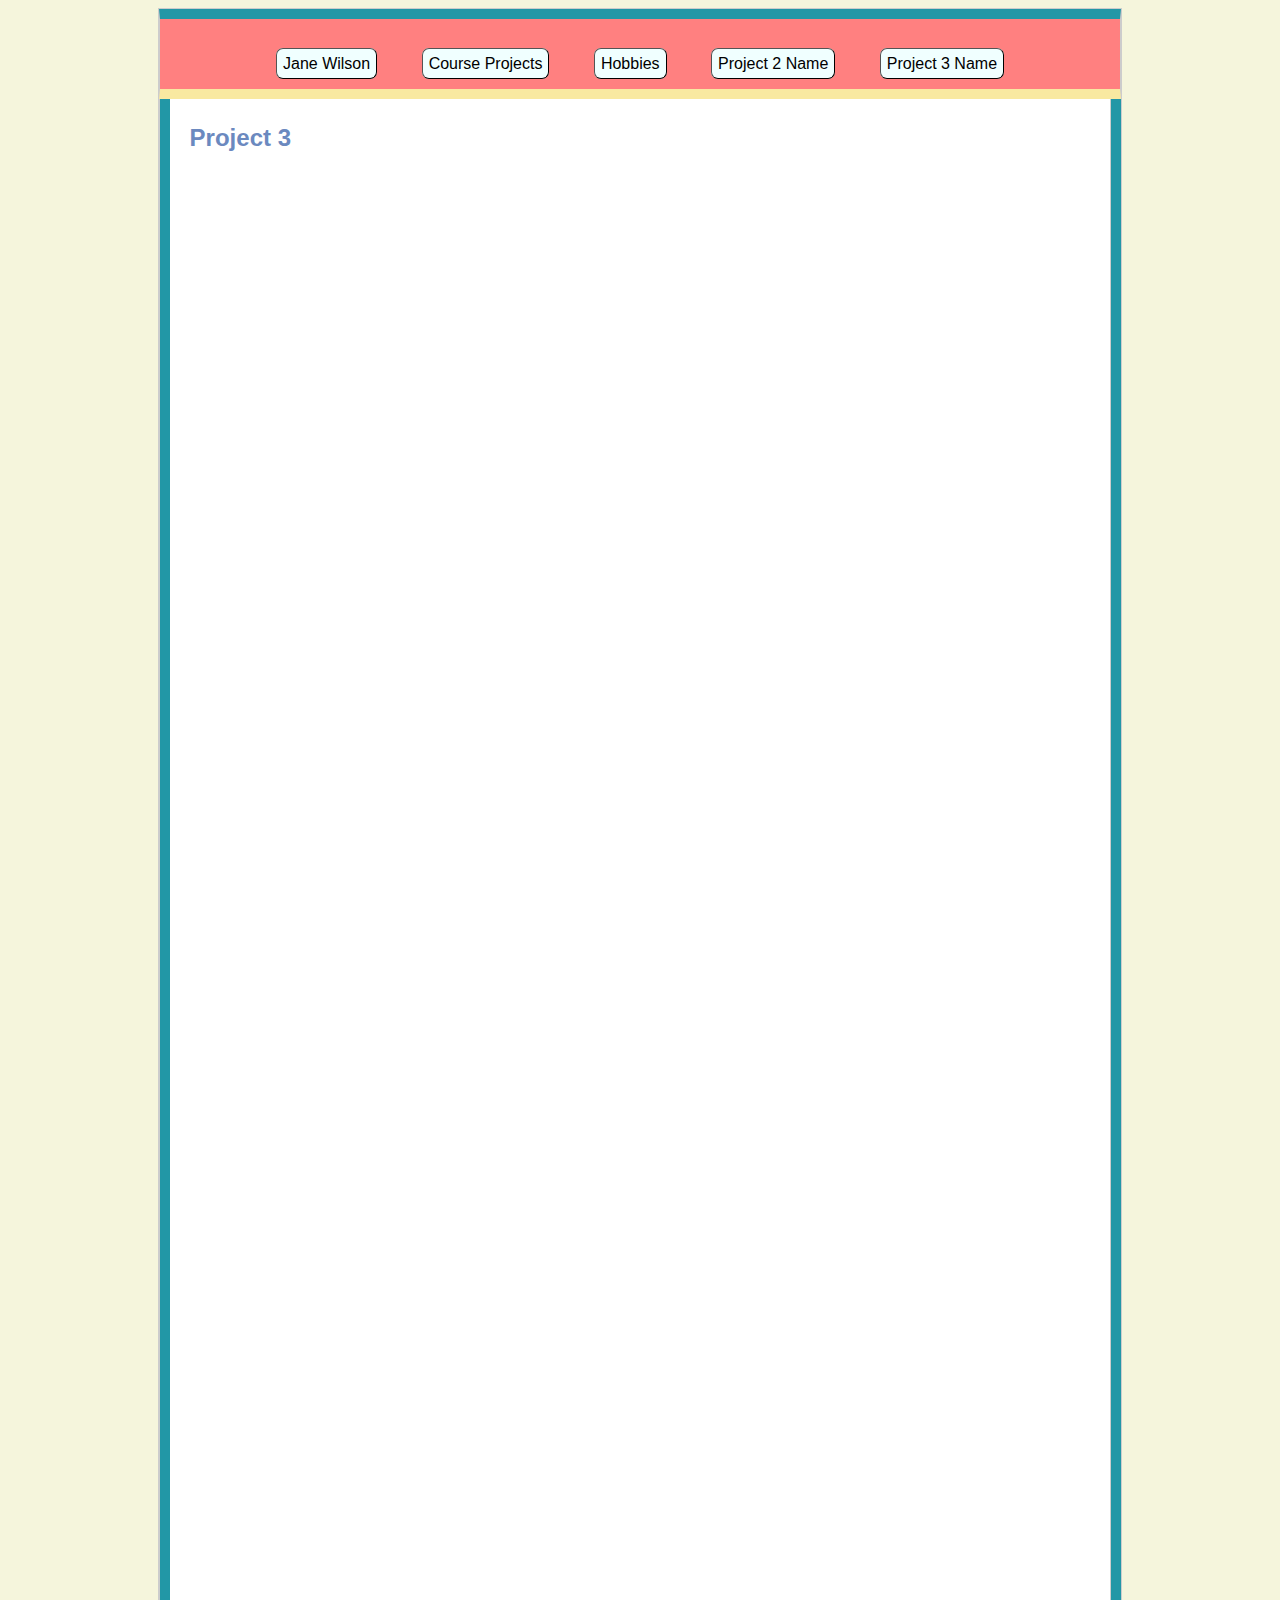
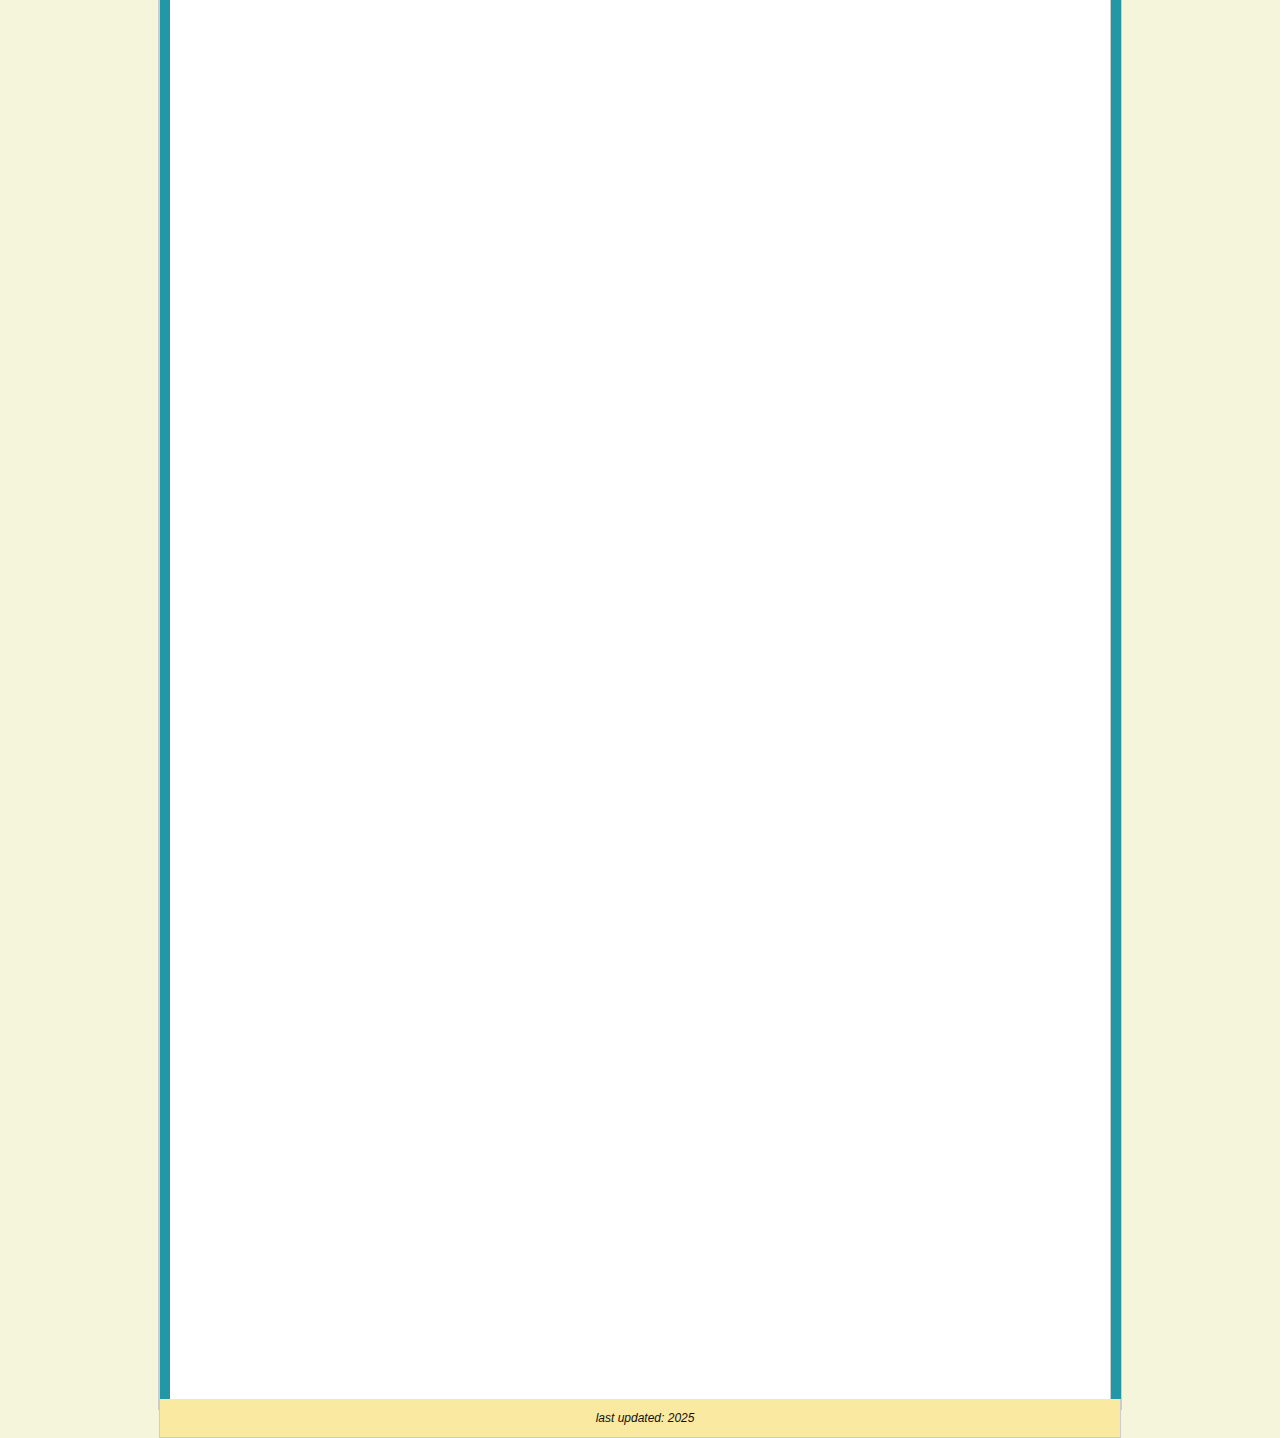
<file: Project3.html>
<!DOCTYPE html>
<!-- saved from url=(0034)https://people.emich.edu/hmohamme/ -->
<html>

<head>
    <meta http-equiv="Content-Type" content="text/html; charset=windows-1252">
    <meta charset="utf-8" />
    <title>Jane Wilson</title>
    <link rel="stylesheet" href="style.css">
    <link rel="icon" href="../images/myIcon.ico">
</head>

<body data-gr-c-s-loaded="true" style="">
    <div id="wrapper">
        <div id="header">
           <a href="index.html" class="button">Jane Wilson</a>
            <a href="Course%20Projects.html" class="button">Course Projects</a>
            <a href="hobbies.html" class="button">Hobbies</a>
            <a href="Project2.html" class="button">Project 2 Name</a>
            <a href="Project3.html" class="button">Project 3 Name</a>
        </div>
        <!--end of header div-->
        <div id="content">
            <div id="leftEdge"> &nbsp; </div>
            <div id="rightEdge"> &nbsp; </div>
            
            <div id="pageContent">
                 <h2> Project 3</h2>
                
            </div>
            <!--End od PageContentDiv-->
            
        </div>
        <!--end of content div -->
        <br>
        <div id="footer">
            <p>last updated:  2025</p>
        </div>
        <!--footer Div -->
    </div>
    <!--wrapper-->

</body>

</html>
</file>
<file: style.css>
body {
    background-color: beige;
}

#pageContent ul {
    list-style: disc;
    padding-left: 1.25rem;
    max-width: 800px;
}


#pageContent li {
    display: flow-root;
    margin-bottom: 12px;
    line-height: 1.5;
   
}

#pageContent ul img {

    float: right;
    width: 150px;
    
    height: auto;
    margin: 0 0 8px 12px;
   
    border-radius: 8px;
    object-fit: cover;
     border: 2px dashed coral;
    
    border-collapse: collapse;
   

}


#wrapper {
    margin-left: 150px;
    margin-right: 150px;
    font-family: Verdana, Arial, Helvetica, sans-serif;
    height: 3000px;
    background-color: white;
    color: #111111;
    border: solid #CCCCCC thin;}

#header {
    width: 99.8%;
    height: 50px;
    background: #FF8080;
    border: solid #CCCCCC thin;
    border-bottom: solid #f9e9a1 10px;
    border-top: solid #2297a6 10px;
    padding-top: 20px;
    align-content: center;
    text-align: center;
    
}

a.button {
    padding: 6px;
    border: 1px outset buttonborder;
    border-radius: 7px;
    color: black;
    background-color: azure;
    text-decoration: none;
    margin: 20px;
}

content {
    float: left;
    width: 102%;
}

#pageContent {
    float: left;
    color: #333333;
    line-height: 1.6;
    width: 95%;
    height: 700px;
}

#content h2 {
    color: #28A684;
    color: #6b89bf;
    padding-left: 5px;
}

#content h3 {
    color: #28A684;
    margin-left: 0px;
}

#pageContent {
    padding-left: 15px
}

#pageContent img {

    width: 70%;
}

#pageContent li {
    padding-bottom: 10px;
}

#leftEdge {
    float: left;
    border-left: solid #CCCCCC thin;
    background: #2297a6;
    width: 1%;
    height: 2900px;
}

#rightEdge {
    float: right;
    border-left: solid #CCCCCC thin;
    background: #2297a6;
    width: 1%;
    height: 2900px;
}

#footer {
    width: 99.8%;
    text-align: center;
    float: left;
    font-size: 12px;
    font-style: italic;
    background: #f9e9a1;
    border: solid #CCCCCC thin;
    border-top: none
}

#footer p {
    padding-left: 10px;
}

#pageContent p {
    padding-left: 20px;
    line-height: 1.6;
}

#menu img {
    margin-left: 18px;
    width: 90%;
    margin-top: 20px;
}
</file>
